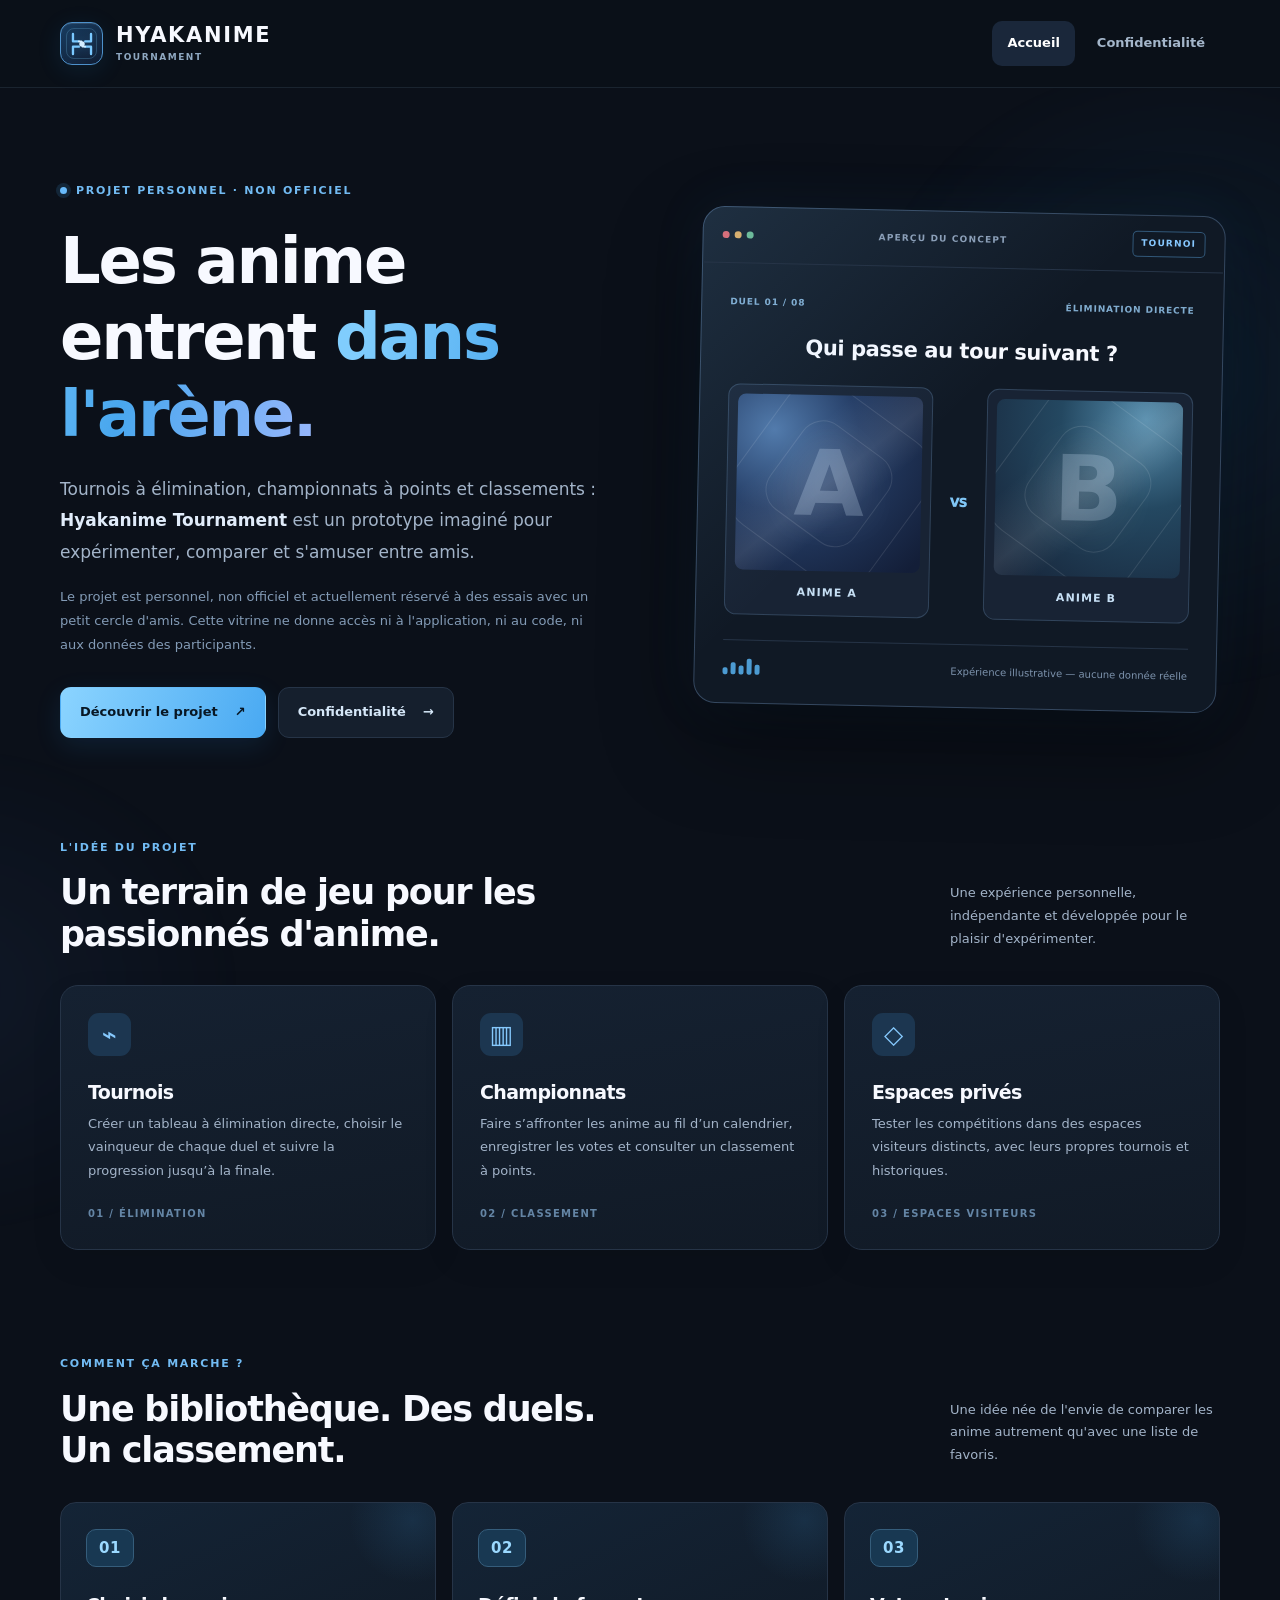
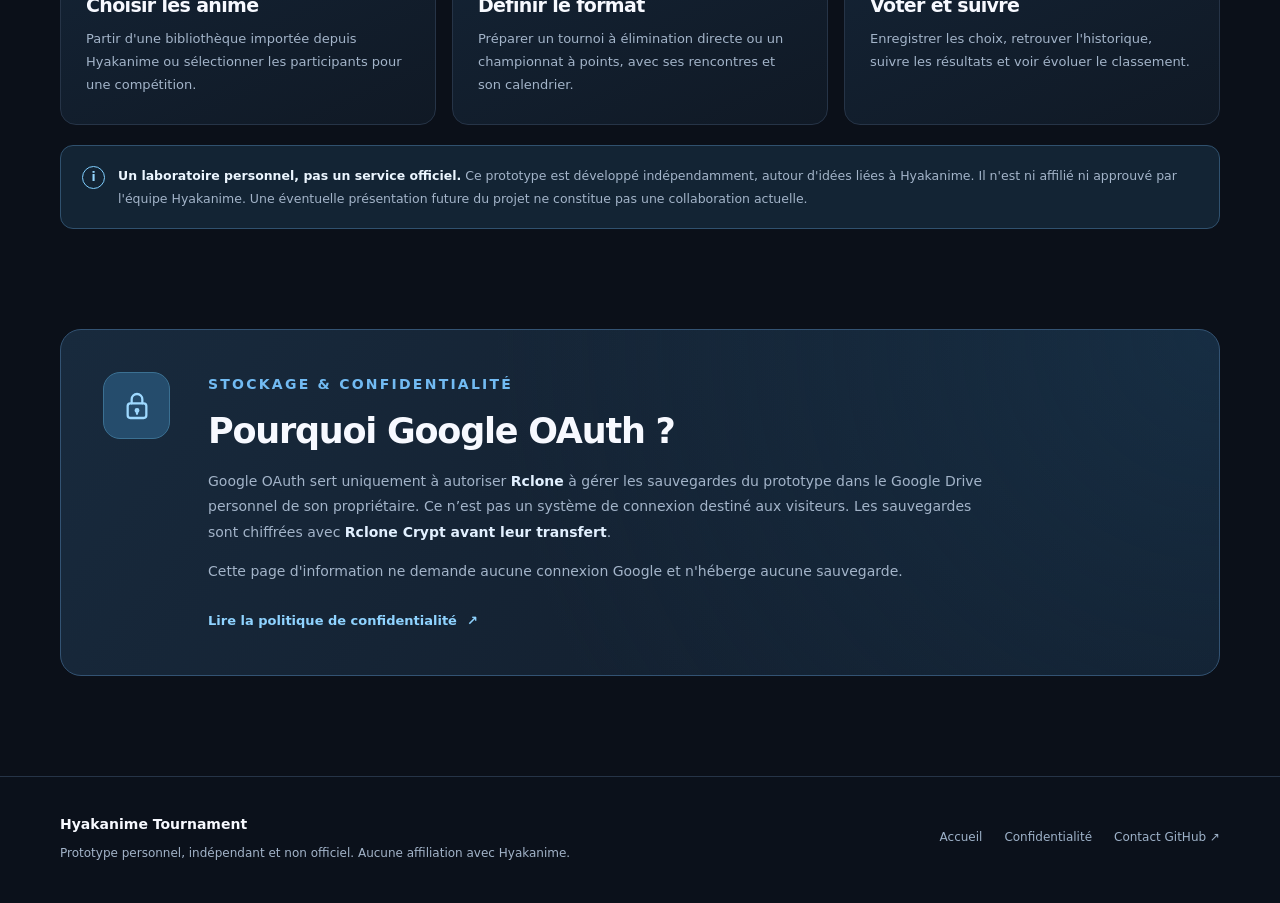
<file: index.html>
<!doctype html>
<html lang="fr">
<head>
  <meta charset="utf-8">
  <meta name="viewport" content="width=device-width, initial-scale=1">
  <meta name="theme-color" content="#0b1019">
  <meta name="description" content="Hyakanime Tournament est un prototype personnel et non officiel de tournois et championnats d'anime. Informations sur l'usage privé de Google Drive et Rclone.">
  <title>Hyakanime Tournament — Prototype personnel</title>
  <link rel="icon" href="data:image/svg+xml,%3Csvg xmlns='http://www.w3.org/2000/svg' viewBox='0 0 64 64'%3E%3Crect width='64' height='64' rx='16' fill='%23132030'/%3E%3Cpath d='M15 13v14h11M15 51V37h11M49 13v14H38M49 51V37H38' fill='none' stroke='%237bc9ff' stroke-width='5' stroke-linecap='round' stroke-linejoin='round'/%3E%3Ccircle cx='32' cy='32' r='6' fill='%23d5edff'/%3E%3C/svg%3E">
  <link rel="stylesheet" href="style.css">
</head>
<body>
  <a class="skip-link" href="#contenu">Aller au contenu</a>
  <div class="ambient ambient-one" aria-hidden="true"></div>
  <div class="ambient ambient-two" aria-hidden="true"></div>

  <header class="site-header">
    <div class="container nav-content">
      <a href="index.html" class="brand" aria-label="Hyakanime Tournament — Accueil">
        <span class="brand-mark" aria-hidden="true">
          <svg class="brand-symbol" viewBox="0 0 64 64" fill="none" xmlns="http://www.w3.org/2000/svg">
            <path d="M15 13v14h11M15 51V37h11M49 13v14H38M49 51V37H38" stroke="currentColor" stroke-width="4.4" stroke-linecap="round" stroke-linejoin="round"/>
            <path d="M26 27h5M38 37h-5" stroke="#d5edff" stroke-width="3.2" stroke-linecap="round"/>
            <circle cx="32" cy="32" r="5.2" fill="#d5edff"/>
          </svg>
        </span>
        <span class="brand-text"><strong>HYAKANIME</strong><small>TOURNAMENT</small></span>
      </a>
      <nav class="nav-links" aria-label="Navigation principale">
        <a href="index.html" class="nav-link is-active" aria-current="page">Accueil</a>
        <a href="privacy.html" class="nav-link">Confidentialité</a>
      </nav>
    </div>
  </header>

  <main id="contenu">
    <section class="container hero hero-home" aria-labelledby="hero-title">
      <div class="hero-content">
        <div class="eyebrow"><span class="status-dot" aria-hidden="true"></span> PROJET PERSONNEL · NON OFFICIEL</div>
        <h1 id="hero-title">Les anime entrent <span class="gradient-text">dans l'arène.</span></h1>
        <p class="hero-lead">Tournois à élimination, championnats à points et classements : <strong>Hyakanime Tournament</strong> est un prototype imaginé pour expérimenter, comparer et s'amuser entre amis.</p>
        <p class="hero-note">Le projet est personnel, non officiel et actuellement réservé à des essais avec un petit cercle d'amis. Cette vitrine ne donne accès ni à l'application, ni au code, ni aux données des participants.</p>
        <div class="hero-actions">
          <a href="#projet" class="button button-primary">Découvrir le projet <span aria-hidden="true">↗</span></a>
          <a href="privacy.html" class="button button-outline">Confidentialité <span aria-hidden="true">→</span></a>
        </div>
      </div>
      <div class="demo-frame" aria-label="Illustration fictive d'un duel de tournoi">
        <div class="demo-topline"><div class="mini-dots" aria-hidden="true"><i></i><i></i><i></i></div><span>APERÇU DU CONCEPT</span><span class="demo-live">TOURNOI</span></div>
        <div class="demo-inner">
          <div class="demo-caption"><span>DUEL 01 / 08</span><span>ÉLIMINATION DIRECTE</span></div>
          <h2>Qui passe au tour suivant ?</h2>
          <div class="duel-layout">
            <div class="duel-card">
              <div class="poster-abstract poster-a" aria-hidden="true"><span class="poster-ring"></span><span class="poster-glyph">A</span></div>
              <div class="duel-name">ANIME A</div>
            </div>
            <div class="versus">VS</div>
            <div class="duel-card">
              <div class="poster-abstract poster-b" aria-hidden="true"><span class="poster-ring"></span><span class="poster-glyph">B</span></div>
              <div class="duel-name">ANIME B</div>
            </div>
          </div>
          <div class="demo-footer"><span class="tiny-bars" aria-hidden="true"><i></i><i></i><i></i><i></i><i></i></span> Expérience illustrative — aucune donnée réelle</div>
        </div>
      </div>
    </section>

    <section class="container section" id="projet" aria-labelledby="project-title">
      <div class="section-heading"><div><p class="section-kicker">L'IDÉE DU PROJET</p><h2 id="project-title">Un terrain de jeu pour les passionnés d'anime.</h2></div><p>Une expérience personnelle, indépendante et développée pour le plaisir d'expérimenter.</p></div>
      <div class="feature-grid">
        <article class="feature-card"><div class="feature-icon" aria-hidden="true">⌁</div><h3>Tournois</h3><p>Créer un tableau à élimination directe, choisir le vainqueur de chaque duel et suivre la progression jusqu’à la finale.</p><span class="feature-index">01 / ÉLIMINATION</span></article>
        <article class="feature-card"><div class="feature-icon" aria-hidden="true">▥</div><h3>Championnats</h3><p>Faire s’affronter les anime au fil d’un calendrier, enregistrer les votes et consulter un classement à points.</p><span class="feature-index">02 / CLASSEMENT</span></article>
        <article class="feature-card"><div class="feature-icon" aria-hidden="true">◇</div><h3>Espaces privés</h3><p>Tester les compétitions dans des espaces visiteurs distincts, avec leurs propres tournois et historiques.</p><span class="feature-index">03 / ESPACES VISITEURS</span></article>
      </div>
    </section>

    <section class="container section walkthrough" id="fonctionnement" aria-labelledby="walkthrough-title">
      <div class="section-heading">
        <div><p class="section-kicker">COMMENT ÇA MARCHE ?</p><h2 id="walkthrough-title">Une bibliothèque. Des duels. Un classement.</h2></div>
        <p>Une idée née de l'envie de comparer les anime autrement qu'avec une liste de favoris.</p>
      </div>
      <div class="journey-grid">
        <article class="journey-step"><span class="journey-number">01</span><h3>Choisir les anime</h3><p>Partir d'une bibliothèque importée depuis Hyakanime ou sélectionner les participants pour une compétition.</p></article>
        <article class="journey-step"><span class="journey-number">02</span><h3>Définir le format</h3><p>Préparer un tournoi à élimination directe ou un championnat à points, avec ses rencontres et son calendrier.</p></article>
        <article class="journey-step"><span class="journey-number">03</span><h3>Voter et suivre</h3><p>Enregistrer les choix, retrouver l'historique, suivre les résultats et voir évoluer le classement.</p></article>
      </div>
      <div class="project-disclaimer">
        <span class="disclaimer-symbol" aria-hidden="true">i</span>
        <p><strong>Un laboratoire personnel, pas un service officiel.</strong> Ce prototype est développé indépendamment, autour d'idées liées à Hyakanime. Il n'est ni affilié ni approuvé par l'équipe Hyakanime. Une éventuelle présentation future du projet ne constitue pas une collaboration actuelle.</p>
      </div>
    </section>

    <section class="container section" aria-labelledby="cloud-title">
      <div class="cloud-panel">
        <div class="cloud-symbol" aria-hidden="true"><svg width="32" height="32" viewBox="0 0 24 24" fill="none" stroke="currentColor" stroke-width="1.7" stroke-linecap="round" stroke-linejoin="round"><rect x="5" y="10" width="14" height="11" rx="2"/><path d="M8 10V7a4 4 0 0 1 8 0v3"/><circle cx="12" cy="15.3" r="1"/><path d="M12 16.3v1.6"/></svg></div>
        <div class="cloud-copy"><p class="section-kicker">STOCKAGE & CONFIDENTIALITÉ</p><h2 id="cloud-title">Pourquoi Google OAuth ?</h2><p>Google OAuth sert uniquement à autoriser <strong>Rclone</strong> à gérer les sauvegardes du prototype dans le Google Drive personnel de son propriétaire. Ce n’est pas un système de connexion destiné aux visiteurs. Les sauvegardes sont chiffrées avec <strong>Rclone Crypt avant leur transfert</strong>.</p><p>Cette page d'information ne demande aucune connexion Google et n'héberge aucune sauvegarde.</p><a class="inline-link" href="privacy.html">Lire la politique de confidentialité <span aria-hidden="true">↗</span></a></div>
      </div>
    </section>
  </main>

  <footer class="site-footer"><div class="container footer-inner"><div><strong>Hyakanime Tournament</strong><p>Prototype personnel, indépendant et non officiel. Aucune affiliation avec Hyakanime.</p></div><div class="footer-links"><a href="index.html">Accueil</a><a href="privacy.html">Confidentialité</a><a href="https://github.com/Loki-42" target="_blank" rel="noopener noreferrer">Contact GitHub ↗</a></div></div></footer>
</body>
</html>
</file>
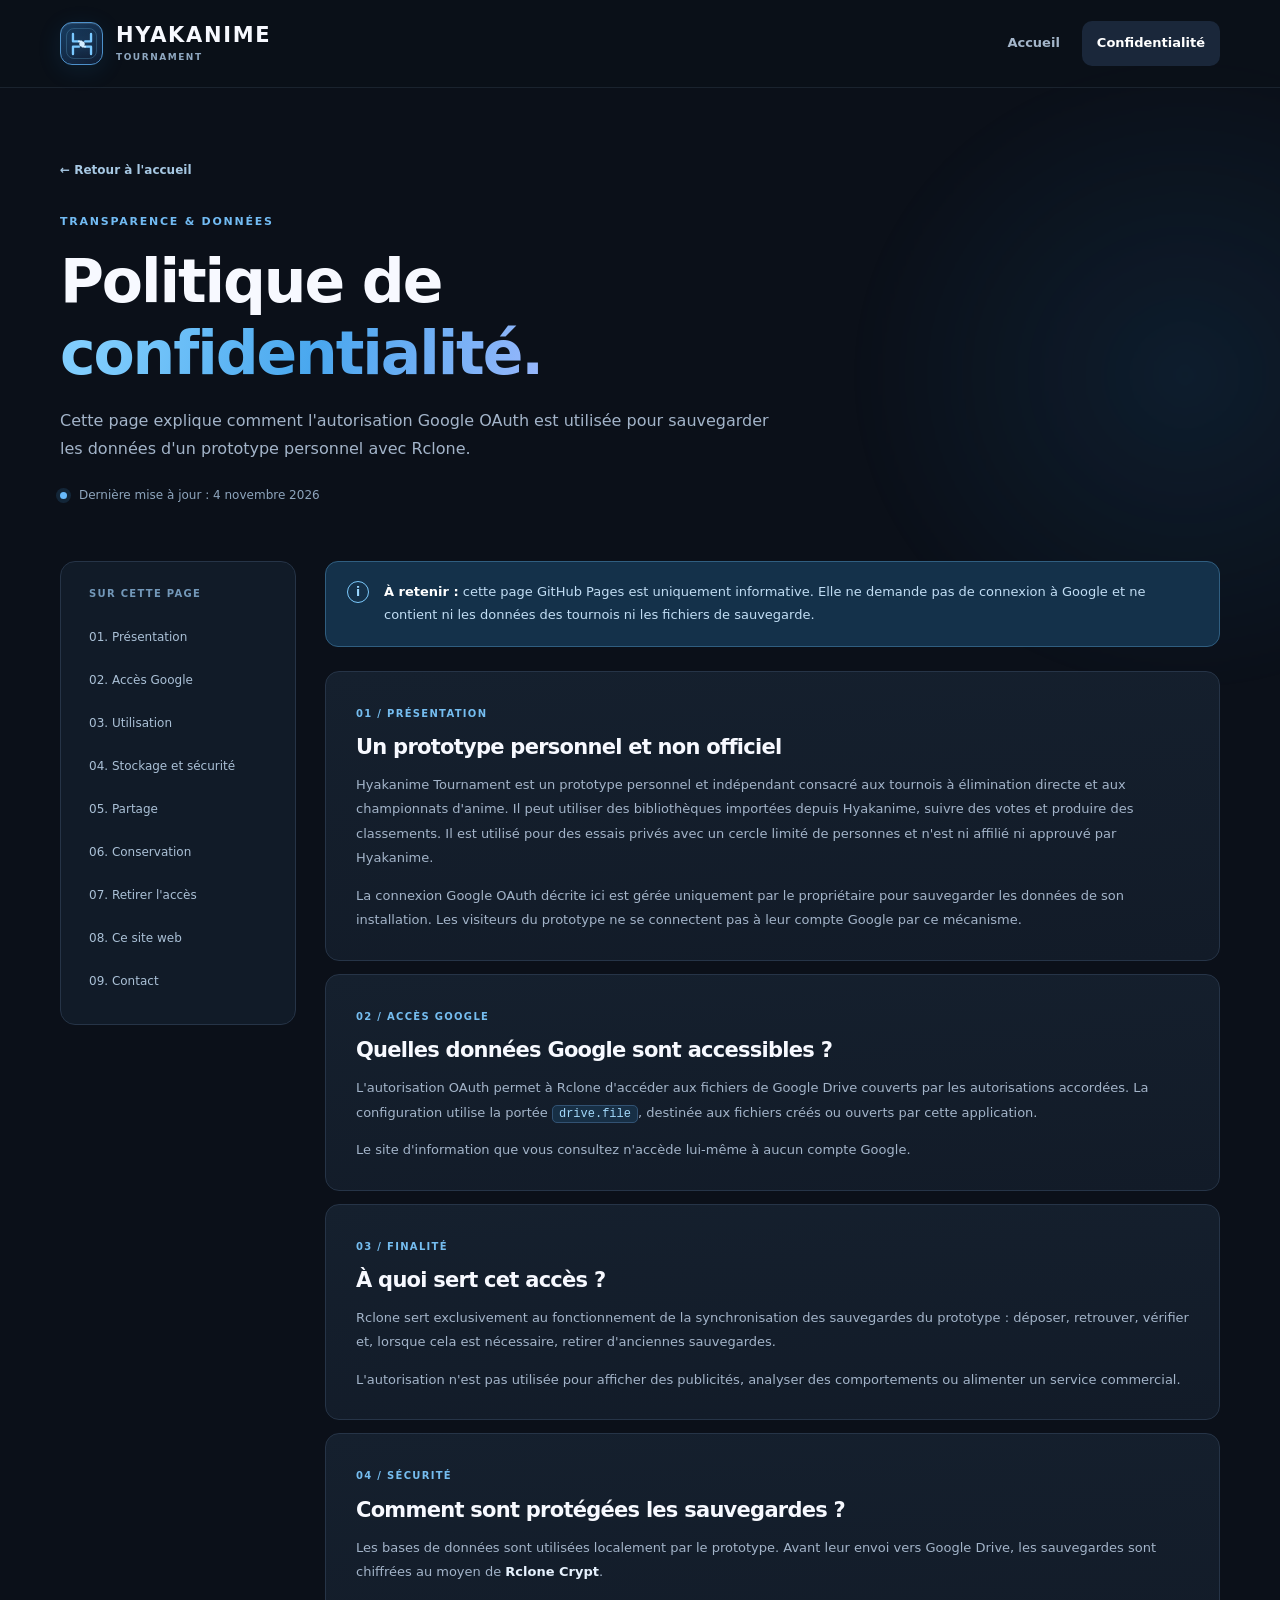
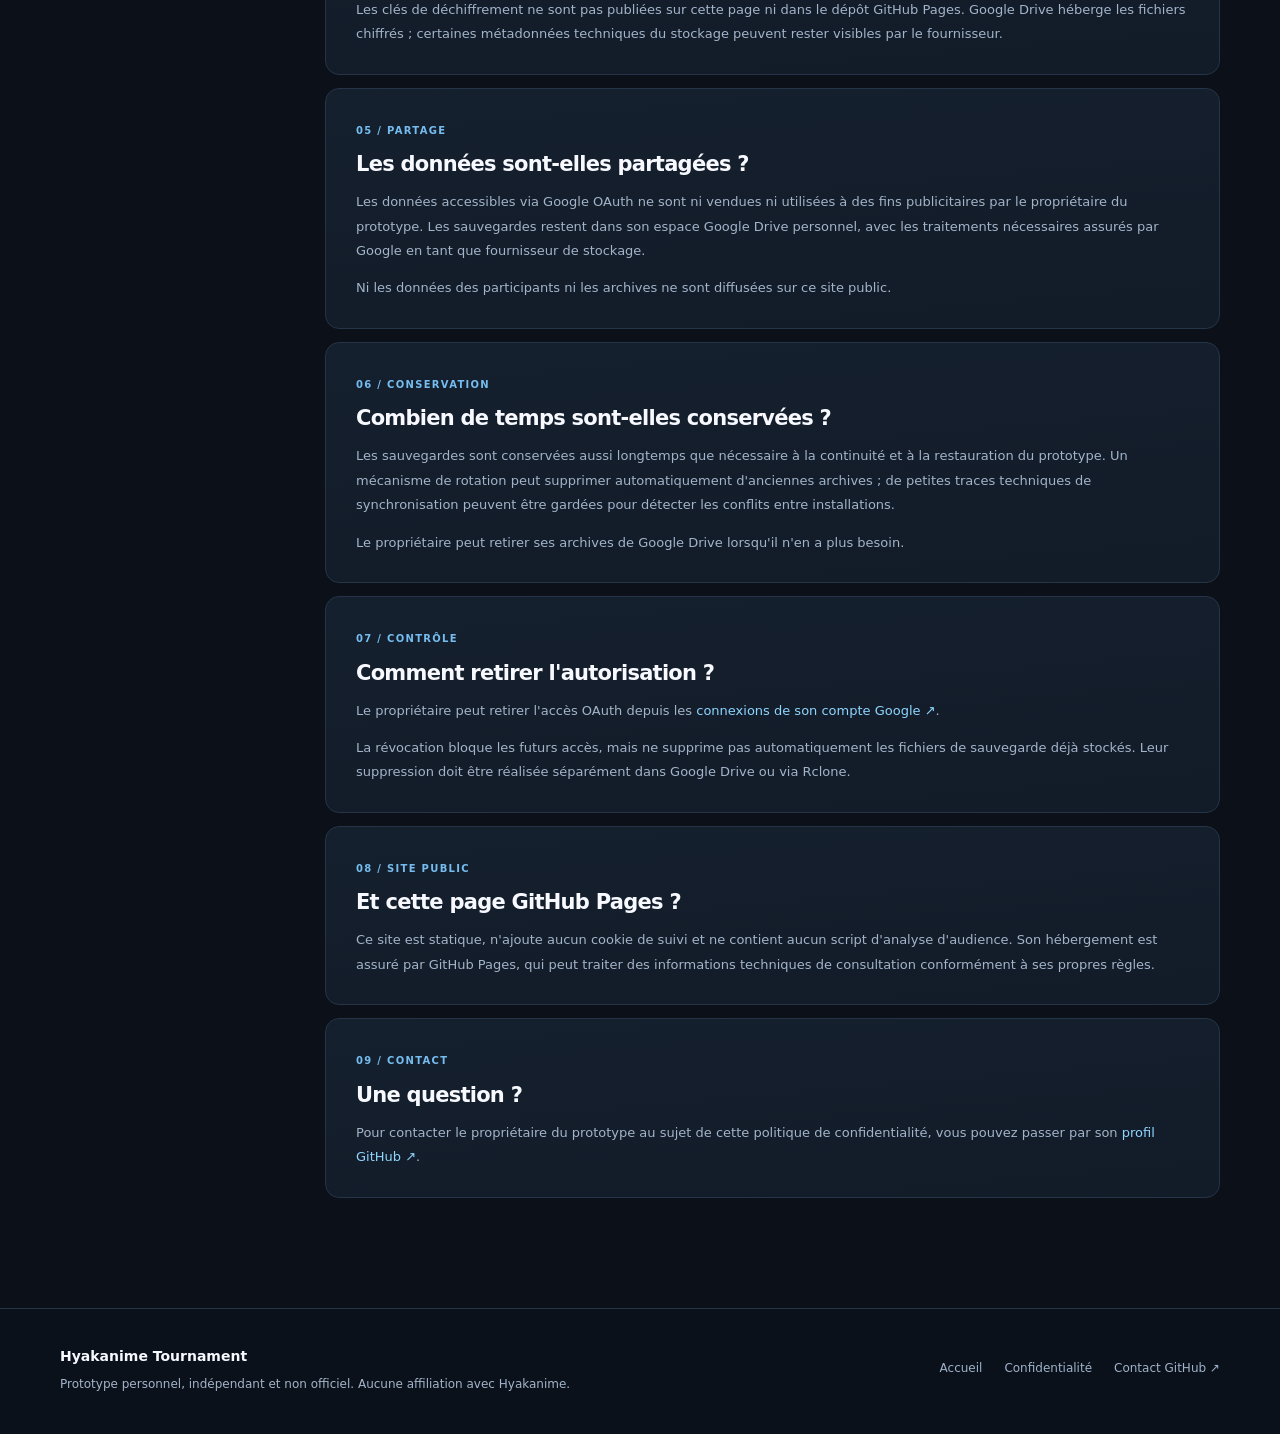
<file: privacy.html>
<!doctype html>
<html lang="fr">
<head>
  <meta charset="utf-8">
  <meta name="viewport" content="width=device-width, initial-scale=1">
  <meta name="theme-color" content="#0b1019">
  <meta name="description" content="Politique de confidentialité de Hyakanime Tournament : utilisation de Google OAuth, Google Drive et Rclone pour les sauvegardes chiffrées d'un prototype personnel.">
  <title>Confidentialité — Hyakanime Tournament</title>
  <link rel="icon" href="data:image/svg+xml,%3Csvg xmlns='http://www.w3.org/2000/svg' viewBox='0 0 64 64'%3E%3Crect width='64' height='64' rx='16' fill='%23132030'/%3E%3Cpath d='M15 13v14h11M15 51V37h11M49 13v14H38M49 51V37H38' fill='none' stroke='%237bc9ff' stroke-width='5' stroke-linecap='round' stroke-linejoin='round'/%3E%3Ccircle cx='32' cy='32' r='6' fill='%23d5edff'/%3E%3C/svg%3E">
  <link rel="stylesheet" href="style.css">
</head>
<body>
  <a class="skip-link" href="#contenu">Aller au contenu</a>
  <div class="ambient ambient-one" aria-hidden="true"></div>
  <header class="site-header"><div class="container nav-content"><a href="index.html" class="brand" aria-label="Hyakanime Tournament — Accueil">
        <span class="brand-mark" aria-hidden="true">
          <svg class="brand-symbol" viewBox="0 0 64 64" fill="none" xmlns="http://www.w3.org/2000/svg">
            <path d="M15 13v14h11M15 51V37h11M49 13v14H38M49 51V37H38" stroke="currentColor" stroke-width="4.4" stroke-linecap="round" stroke-linejoin="round"/>
            <path d="M26 27h5M38 37h-5" stroke="#d5edff" stroke-width="3.2" stroke-linecap="round"/>
            <circle cx="32" cy="32" r="5.2" fill="#d5edff"/>
          </svg>
        </span>
        <span class="brand-text"><strong>HYAKANIME</strong><small>TOURNAMENT</small></span>
      </a><nav class="nav-links" aria-label="Navigation principale"><a href="index.html" class="nav-link">Accueil</a><a href="privacy.html" class="nav-link is-active" aria-current="page">Confidentialité</a></nav></div></header>

  <main class="container privacy-page" id="contenu">
    <div class="privacy-heading"><a class="back-link" href="index.html">← Retour à l'accueil</a><p class="section-kicker">TRANSPARENCE & DONNÉES</p><h1>Politique de <span class="gradient-text">confidentialité.</span></h1><p>Cette page explique comment l'autorisation Google OAuth est utilisée pour sauvegarder les données d'un prototype personnel avec Rclone.</p><div class="updated-line"><span class="status-dot" aria-hidden="true"></span> Dernière mise à jour : 4 novembre 2026</div></div>

    <div class="privacy-layout">
      <aside class="privacy-toc" aria-label="Sommaire"><strong>SUR CETTE PAGE</strong><a href="#responsable">01. Présentation</a><a href="#donnees">02. Accès Google</a><a href="#utilisation">03. Utilisation</a><a href="#securite">04. Stockage et sécurité</a><a href="#partage">05. Partage</a><a href="#conservation">06. Conservation</a><a href="#retrait">07. Retirer l'accès</a><a href="#site">08. Ce site web</a><a href="#contact">09. Contact</a></aside>
      <div class="privacy-sections">
        <div class="notice"><span class="notice-icon" aria-hidden="true">i</span><p><strong>À retenir :</strong> cette page GitHub Pages est uniquement informative. Elle ne demande pas de connexion à Google et ne contient ni les données des tournois ni les fichiers de sauvegarde.</p></div>
        <section class="policy-card" id="responsable"><span class="policy-number">01 / PRÉSENTATION</span><h2>Un prototype personnel et non officiel</h2><p>Hyakanime Tournament est un prototype personnel et indépendant consacré aux tournois à élimination directe et aux championnats d'anime. Il peut utiliser des bibliothèques importées depuis Hyakanime, suivre des votes et produire des classements. Il est utilisé pour des essais privés avec un cercle limité de personnes et n'est ni affilié ni approuvé par Hyakanime.</p><p>La connexion Google OAuth décrite ici est gérée uniquement par le propriétaire pour sauvegarder les données de son installation. Les visiteurs du prototype ne se connectent pas à leur compte Google par ce mécanisme.</p></section>
        <section class="policy-card" id="donnees"><span class="policy-number">02 / ACCÈS GOOGLE</span><h2>Quelles données Google sont accessibles ?</h2><p>L'autorisation OAuth permet à Rclone d'accéder aux fichiers de Google Drive couverts par les autorisations accordées. La configuration utilise la portée <code>drive.file</code>, destinée aux fichiers créés ou ouverts par cette application.</p><p>Le site d'information que vous consultez n'accède lui-même à aucun compte Google.</p></section>
        <section class="policy-card" id="utilisation"><span class="policy-number">03 / FINALITÉ</span><h2>À quoi sert cet accès ?</h2><p>Rclone sert exclusivement au fonctionnement de la synchronisation des sauvegardes du prototype : déposer, retrouver, vérifier et, lorsque cela est nécessaire, retirer d'anciennes sauvegardes.</p><p>L'autorisation n'est pas utilisée pour afficher des publicités, analyser des comportements ou alimenter un service commercial.</p></section>
        <section class="policy-card" id="securite"><span class="policy-number">04 / SÉCURITÉ</span><h2>Comment sont protégées les sauvegardes ?</h2><p>Les bases de données sont utilisées localement par le prototype. Avant leur envoi vers Google Drive, les sauvegardes sont chiffrées au moyen de <strong>Rclone Crypt</strong>.</p><p>Les clés de déchiffrement ne sont pas publiées sur cette page ni dans le dépôt GitHub Pages. Google Drive héberge les fichiers chiffrés ; certaines métadonnées techniques du stockage peuvent rester visibles par le fournisseur.</p></section>
        <section class="policy-card" id="partage"><span class="policy-number">05 / PARTAGE</span><h2>Les données sont-elles partagées ?</h2><p>Les données accessibles via Google OAuth ne sont ni vendues ni utilisées à des fins publicitaires par le propriétaire du prototype. Les sauvegardes restent dans son espace Google Drive personnel, avec les traitements nécessaires assurés par Google en tant que fournisseur de stockage.</p><p>Ni les données des participants ni les archives ne sont diffusées sur ce site public.</p></section>
        <section class="policy-card" id="conservation"><span class="policy-number">06 / CONSERVATION</span><h2>Combien de temps sont-elles conservées ?</h2><p>Les sauvegardes sont conservées aussi longtemps que nécessaire à la continuité et à la restauration du prototype. Un mécanisme de rotation peut supprimer automatiquement d'anciennes archives ; de petites traces techniques de synchronisation peuvent être gardées pour détecter les conflits entre installations.</p><p>Le propriétaire peut retirer ses archives de Google Drive lorsqu'il n'en a plus besoin.</p></section>
        <section class="policy-card" id="retrait"><span class="policy-number">07 / CONTRÔLE</span><h2>Comment retirer l'autorisation ?</h2><p>Le propriétaire peut retirer l'accès OAuth depuis les <a href="https://myaccount.google.com/connections" target="_blank" rel="noopener noreferrer">connexions de son compte Google ↗</a>.</p><p>La révocation bloque les futurs accès, mais ne supprime pas automatiquement les fichiers de sauvegarde déjà stockés. Leur suppression doit être réalisée séparément dans Google Drive ou via Rclone.</p></section>
        <section class="policy-card" id="site"><span class="policy-number">08 / SITE PUBLIC</span><h2>Et cette page GitHub Pages ?</h2><p>Ce site est statique, n'ajoute aucun cookie de suivi et ne contient aucun script d'analyse d'audience. Son hébergement est assuré par GitHub Pages, qui peut traiter des informations techniques de consultation conformément à ses propres règles.</p></section>
        <section class="policy-card" id="contact"><span class="policy-number">09 / CONTACT</span><h2>Une question ?</h2><p>Pour contacter le propriétaire du prototype au sujet de cette politique de confidentialité, vous pouvez passer par son <a href="https://github.com/Loki-42" target="_blank" rel="noopener noreferrer">profil GitHub ↗</a>.</p></section>
      </div>
    </div>
  </main>

  <footer class="site-footer"><div class="container footer-inner"><div><strong>Hyakanime Tournament</strong><p>Prototype personnel, indépendant et non officiel. Aucune affiliation avec Hyakanime.</p></div><div class="footer-links"><a href="index.html">Accueil</a><a href="privacy.html">Confidentialité</a><a href="https://github.com/Loki-42" target="_blank" rel="noopener noreferrer">Contact GitHub ↗</a></div></div></footer>
</body>
</html>
</file>
<file: style.css>
/* Hyakanime Tournament — site d'information OAuth.
   Design autonome inspiré de l'interface du prototype.
   Aucune police, image, bibliothèque ou script externe. */
:root {
  color-scheme: dark;
  --bg: #0b1019;
  --surface: #131c29;
  --surface-light: #192538;
  --line: #263447;
  --muted: #a3b4c9;
  --text: #f7f9ff;
  --accent: #46aaf3;
  --accent-soft: #8fd5ff;
  --radius: 18px;
}
*,*::before,*::after{box-sizing:border-box}
html{scroll-behavior:smooth}
body{margin:0;background:var(--bg);color:var(--text);font:15px/1.75 system-ui,-apple-system,"Segoe UI",Roboto,Arial,sans-serif;min-height:100vh;overflow-x:hidden}
a{color:var(--accent-soft);text-decoration:none}
a:hover{color:#fff}
:focus-visible{outline:2px solid var(--accent-soft);outline-offset:4px;border-radius:3px}
::selection{background:#21638b;color:#fff}
.container{width:min(1160px,calc(100% - 48px));margin-inline:auto}
.skip-link{position:absolute;top:-80px;left:16px;z-index:1000;padding:12px 16px;background:#fff;color:#09121c;border-radius:8px}
.skip-link:focus{top:10px}
.ambient{position:absolute;pointer-events:none;z-index:-1;filter:blur(5px)}
.ambient-one{top:40px;right:-260px;width:710px;height:670px;background:radial-gradient(ellipse at center,rgba(33,123,192,.12),transparent 67%)}
.ambient-two{top:730px;left:-360px;width:620px;height:520px;background:radial-gradient(ellipse at center,rgba(66,112,206,.08),transparent 67%)}
.site-header{height:88px;border-bottom:1px solid rgba(143,177,214,.12);background:rgba(11,16,25,.88);position:relative;z-index:2}
.nav-content{display:flex;align-items:center;justify-content:space-between;height:100%;gap:20px}
.brand{display:inline-flex;align-items:center;gap:13px;color:var(--text)}
.brand:hover{color:var(--text)}
.brand-mark{width:43px;height:43px;display:grid;place-items:center;position:relative;border:1px solid #4d91cb;border-radius:12px;background:linear-gradient(145deg,#183d61,#111d32);box-shadow:inset 0 1px rgba(255,255,255,.12),0 5px 24px rgba(33,140,223,.12)}
.brand-mark::after{content:"";position:absolute;inset:5px;border:1px solid #5b9cc455;border-radius:8px}
.brand-symbol{width:34px;height:34px;color:#7bc9ff;position:relative;z-index:1;display:block;filter:drop-shadow(0 0 5px rgba(70,170,243,.18))}
.brand-text{display:flex;flex-direction:column;line-height:1.14;gap:4px}
.brand-text strong{font-size:21px;letter-spacing:.08em;font-weight:880}
.brand-text small{font-size:9px;letter-spacing:.17em;font-weight:700;color:#8fa8c1}
.nav-links{display:flex;align-items:center;gap:7px}
.nav-link{color:#a4b6ca;font-size:13px;font-weight:700;padding:11px 15px;border-radius:10px;transition:.2s}
.nav-link:hover,.nav-link.is-active{color:#fff;background:#1a273a}
.hero{display:grid;grid-template-columns:minmax(0,1.05fr) minmax(340px,.95fr);align-items:center;gap:60px}
.hero-home{padding-top:93px;padding-bottom:100px}
.eyebrow,.section-kicker{font-size:11px;letter-spacing:.16em;font-weight:850;color:#72bbf3}
.eyebrow{display:flex;align-items:center;gap:9px}
.status-dot{width:7px;height:7px;flex:none;display:inline-block;border-radius:50%;background:#68bafb;box-shadow:0 0 0 4px rgba(70,170,243,.14)}
h1,h2,h3,p{margin-top:0}
h1,h2,h3{line-height:1.19;letter-spacing:-.035em}
h1{font-size:clamp(42px,5vw,68px);font-weight:830;margin:23px 0 22px}
h2{font-size:clamp(26px,3vw,35px);font-weight:790;margin-bottom:18px}
h3{font-size:19px;margin-bottom:12px}
p{color:var(--muted)}
.gradient-text{background:linear-gradient(104deg,#80cdfd 8%,#49a7ee 53%,#a1b9fd 105%);background-clip:text;-webkit-background-clip:text;color:transparent}
.hero-lead{font-size:17px;line-height:1.85;max-width:585px}
.hero-lead strong{color:#e1ecfa;font-weight:700}
.hero-note{max-width:550px;font-size:13px;line-height:1.85;color:#839bb6}
.hero-actions{display:flex;flex-wrap:wrap;gap:12px;margin-top:30px}
.button{display:inline-flex;align-items:center;justify-content:center;gap:17px;padding:13px 19px;border-radius:11px;border:1px solid var(--line);font-size:13px;font-weight:750;transition:.2s}
.button-primary{color:#081724;background:linear-gradient(110deg,#8bd4ff,#49a9f2);border-color:transparent;box-shadow:0 8px 27px rgba(40,151,235,.12)}
.button-primary:hover{background:#ace2ff;color:#06101c;transform:translateY(-1px)}
.button-outline{color:#d5e7f8;background:#151f2d}
.button-outline:hover{border-color:#527ea3;color:#fff;background:#1a293c}
.demo-frame{position:relative;border-radius:22px;background:#101925;border:1px solid #354860;padding:1px;box-shadow:0 35px 90px #0006,0 0 55px rgba(43,126,190,.09);transform:rotate(1.2deg)}
.demo-frame::before{content:"";position:absolute;inset:-1px;border-radius:22px;pointer-events:none;background:linear-gradient(135deg,rgba(129,197,255,.13),transparent 45%)}
.demo-topline{position:relative;display:flex;align-items:center;justify-content:space-between;gap:12px;border-bottom:1px solid var(--line);padding:14px 18px;font-size:9px;letter-spacing:.13em;font-weight:800;color:#8b9fb8}
.mini-dots{display:flex;gap:5px}.mini-dots i{width:7px;height:7px;border-radius:50%;background:#3d5169;display:block}.mini-dots i:first-child{background:#d66f7b}.mini-dots i:nth-child(2){background:#d7af70}.mini-dots i:nth-child(3){background:#6dbb9b}
.demo-live{color:#87c8ff;border:1px solid #315778;padding:4px 8px;border-radius:5px}
.demo-inner{padding:31px 27px 26px;text-align:center}
.demo-caption{display:flex;justify-content:space-between;gap:8px;color:#80accf;font-size:9px;letter-spacing:.1em;font-weight:800}
.demo-inner h2{font-size:21px;margin:24px 0 25px;letter-spacing:-.02em}
.duel-layout{display:grid;grid-template-columns:minmax(0,1fr) 34px minmax(0,1fr);gap:10px;align-items:center}
.duel-card{padding:9px 9px 12px;background:#182334;border:1px solid #31445b;border-radius:12px}
.poster-abstract{height:176px;display:grid;place-items:center;position:relative;overflow:hidden;border-radius:8px;isolation:isolate}
.poster-a{background:radial-gradient(ellipse at 20% 20%,#527bac,#263f68 40%,#131e38 95%)}
.poster-b{background:radial-gradient(ellipse at 80% 10%,#558cac,#244861 40%,#17263b 95%)}
.poster-abstract:before,.poster-abstract:after{content:"";position:absolute;transform:rotate(35deg);border:1px solid #ffffff1b}
.poster-abstract:before{width:170px;height:170px;border-radius:40px}
.poster-abstract:after{width:105px;height:105px;border-radius:25px}
.poster-ring{position:absolute;inset:-35px;z-index:-1;background:linear-gradient(140deg,transparent 35%,#ffffff18 50%,transparent 60%)}
.poster-glyph{font-size:91px;font-weight:900;line-height:1;color:#d5ebff3d;text-shadow:0 0 45px #ffffff30}
.versus{font-size:12px;font-weight:950;letter-spacing:-.04em;color:#80c6f6}
.duel-name{font-size:11px;letter-spacing:.1em;font-weight:900;color:#c6dff4;margin-top:12px}
.demo-footer{border-top:1px solid var(--line);margin-top:25px;padding-top:18px;display:flex;justify-content:space-between;align-items:center;text-align:right;gap:16px;color:#7d93ad;font-size:10px}
.tiny-bars{display:flex;gap:3px;align-items:end}.tiny-bars i{height:7px;width:5px;background:#4c9bd2;border-radius:2px}.tiny-bars i:nth-child(2){height:12px}.tiny-bars i:nth-child(3){height:9px}.tiny-bars i:nth-child(4){height:16px}.tiny-bars i:nth-child(5){height:10px}
.section{padding-bottom:100px}
.section-heading{display:flex;justify-content:space-between;gap:42px;align-items:end;margin-bottom:30px}
.section-heading h2{max-width:590px;margin-bottom:0}
.section-heading>p{max-width:270px;font-size:13px;margin-bottom:5px}
.section-kicker{margin-bottom:15px}
.feature-grid{display:grid;grid-template-columns:repeat(3,minmax(0,1fr));gap:16px}
.feature-card{background:linear-gradient(170deg,#152131,#111a26);border:1px solid var(--line);border-radius:var(--radius);padding:27px;min-height:265px;display:flex;flex-direction:column;box-shadow:0 12px 35px #0001}
.feature-icon{width:43px;height:43px;background:#1c3650;color:#86c9fd;display:grid;place-items:center;border-radius:11px;font-size:25px;font-weight:750;margin-bottom:25px}
.feature-card h3{margin-bottom:8px}.feature-card p{font-size:13px;line-height:1.8;margin-bottom:18px}
.feature-index{font-size:10px;letter-spacing:.13em;color:#6485a5;font-weight:850;margin-top:auto}
.cloud-panel{border:1px solid #335373;border-radius:21px;padding:42px;display:grid;grid-template-columns:77px 1fr;gap:28px;background:radial-gradient(circle at 100% 0,#1a3b5688,transparent 60%),linear-gradient(130deg,#182a3d,#111b29)}
.cloud-symbol{width:67px;height:67px;display:grid;place-items:center;border-radius:17px;background:#254c6c;border:1px solid #3b7092;color:#9ed9ff}
.cloud-copy h2{margin-bottom:16px}.cloud-copy p{font-size:14px;line-height:1.85;max-width:790px;margin-bottom:13px}.cloud-copy strong{color:#e2f0ff}
.inline-link{display:inline-flex;align-items:center;gap:10px;color:#8fd3ff;font-weight:750;font-size:13px;margin-top:12px}
.site-footer{border-top:1px solid var(--line);padding:34px 0 39px;background:#0b111b}
.footer-inner{display:flex;justify-content:space-between;gap:32px;align-items:center}
.site-footer strong{font-size:14px}.site-footer p{font-size:12px;margin:5px 0 0}.footer-links{display:flex;flex-wrap:wrap;gap:22px;font-size:12px}.footer-links a{color:#9eb2c9}
/* Présentation du fonctionnement du prototype */
.walkthrough{padding-top:4px}
.journey-grid{display:grid;grid-template-columns:repeat(3,minmax(0,1fr));gap:16px;position:relative}
.journey-step{position:relative;overflow:hidden;border:1px solid var(--line);border-radius:16px;padding:26px 25px 27px;background:linear-gradient(155deg,#142436,#101925)}
.journey-step::after{content:"";position:absolute;top:-50px;right:-45px;width:135px;height:135px;border-radius:50%;background:radial-gradient(circle,rgba(70,170,243,.12),transparent 66%);pointer-events:none}
.journey-number{display:inline-flex;align-items:center;justify-content:center;width:48px;height:38px;background:#183852;border:1px solid #355d7b;border-radius:10px;color:#9bd9ff;font-size:15px;letter-spacing:.04em;font-weight:850;margin-bottom:27px}
.journey-step h3{margin-bottom:10px}.journey-step p{font-size:13px;line-height:1.8;margin-bottom:0}
.project-disclaimer{margin-top:20px;display:flex;align-items:start;gap:13px;background:rgba(23,46,67,.65);border:1px solid #30516e;border-radius:13px;padding:18px 21px}
.disclaimer-symbol{flex:none;display:grid;place-items:center;margin-top:2px;width:23px;height:23px;border-radius:50%;border:1px solid #80cfff;color:#95d7ff;font-size:12px;font-weight:800}
.project-disclaimer p{font-size:12.5px;line-height:1.85;margin:0}.project-disclaimer strong{color:#ecf6ff}
/* Page confidentialité */
.privacy-page{padding-top:68px;padding-bottom:110px}
.privacy-heading{max-width:850px;margin-bottom:55px}
.back-link{display:inline-flex;margin-bottom:31px;font-size:12px;font-weight:750;color:#a7c8e3}
.privacy-heading h1{font-size:clamp(40px,5vw,60px);margin:12px 0 18px}
.privacy-heading>p:not(.section-kicker){font-size:16px;max-width:730px}
.updated-line{display:flex;align-items:center;gap:12px;color:#8ea5bd;font-size:12px;margin-top:22px}
.privacy-layout{display:grid;grid-template-columns:236px minmax(0,1fr);gap:29px;align-items:start}
.privacy-toc{border:1px solid var(--line);border-radius:15px;padding:23px 17px;position:sticky;top:22px;background:#111b28;display:flex;flex-direction:column;gap:4px}
.privacy-toc strong{font-size:10px;letter-spacing:.13em;color:#7398b9;margin:0 11px 11px}
.privacy-toc a{font-size:12px;color:#aac0d6;padding:9px 11px;border-radius:7px}.privacy-toc a:hover{color:#fff;background:#1c3146}
.privacy-sections{display:flex;flex-direction:column;gap:13px;min-width:0}
.notice{display:flex;gap:15px;padding:19px 21px;background:#14314a;border:1px solid #305e80;border-radius:13px;margin-bottom:11px}
.notice-icon{width:22px;height:22px;flex:none;display:grid;place-items:center;border:1px solid #7bc9fc;border-radius:50%;font-weight:800;color:#99d7ff;font-size:12px}
.notice p{margin:0;font-size:13px;color:#c1ddf4}.notice strong{color:#fff}
.policy-card{scroll-margin-top:25px;background:linear-gradient(175deg,#15202e,#121b28);border:1px solid var(--line);border-radius:14px;padding:27px 30px}
.policy-number{display:inline-block;font-size:10px;letter-spacing:.13em;font-weight:850;color:#75bdf0;margin-bottom:13px}
.policy-card h2{font-size:21px;margin:0 0 13px}
.policy-card p{font-size:13px;line-height:1.88;margin:0 0 13px}.policy-card p:last-child{margin-bottom:0}.policy-card strong{color:#e6f1fd}
.policy-card code{border:1px solid #325273;color:#a2d8fa;background:#172f45;padding:1px 6px;border-radius:5px;font-size:12px}
@media(max-width:980px){.hero{grid-template-columns:1fr;gap:42px}.hero-home{padding-top:70px}.hero-content{max-width:730px}.demo-frame{max-width:600px;width:100%;margin:0 auto;transform:none}.section-heading{align-items:start;flex-direction:column;gap:12px}.section-heading>p{max-width:700px}}
@media(max-width:720px){.container{width:min(100% - 30px,1160px)}.site-header{height:74px}.brand-mark{width:38px;height:38px}.brand-text strong{font-size:18px}.brand-text small{font-size:8px}.nav-link{padding:8px;font-size:12px}.hero-home{padding:58px 0 73px}.hero h1{font-size:clamp(37px,9vw,53px)}.hero-lead{font-size:15px}.hero-note{font-size:12px}.feature-grid,.journey-grid{grid-template-columns:1fr}.feature-card{min-height:0}.journey-step{padding:24px}.journey-number{margin-bottom:16px}.cloud-panel{padding:28px 23px;grid-template-columns:1fr;gap:14px}.section{padding-bottom:75px}.footer-inner{flex-direction:column;align-items:start}.privacy-page{padding-top:42px}.privacy-layout{grid-template-columns:1fr}.privacy-toc{position:static;display:none}.privacy-heading{margin-bottom:35px}.policy-card{padding:24px 20px}.nav-content{gap:8px}.demo-inner{padding:25px 17px}.demo-caption{font-size:8px}.poster-abstract{height:170px}}
@media(max-width:390px){.brand-text small{display:none}.brand-text strong{font-size:17px}.nav-links{gap:0}.duel-layout{grid-template-columns:minmax(0,1fr) 25px minmax(0,1fr);gap:5px}.poster-abstract{height:145px}.demo-inner h2{font-size:18px}.button{width:100%}}
@media(prefers-reduced-motion:reduce){html{scroll-behavior:auto}.button,.nav-link{transition:none}}

@media(max-width:440px){.brand-text strong{font-size:15px;letter-spacing:.045em}.brand-text small{font-size:8px}.brand-symbol{width:30px;height:30px}.nav-link{padding:7px 9px}.brand{gap:8px}.project-disclaimer{padding:15px}}
</file>
